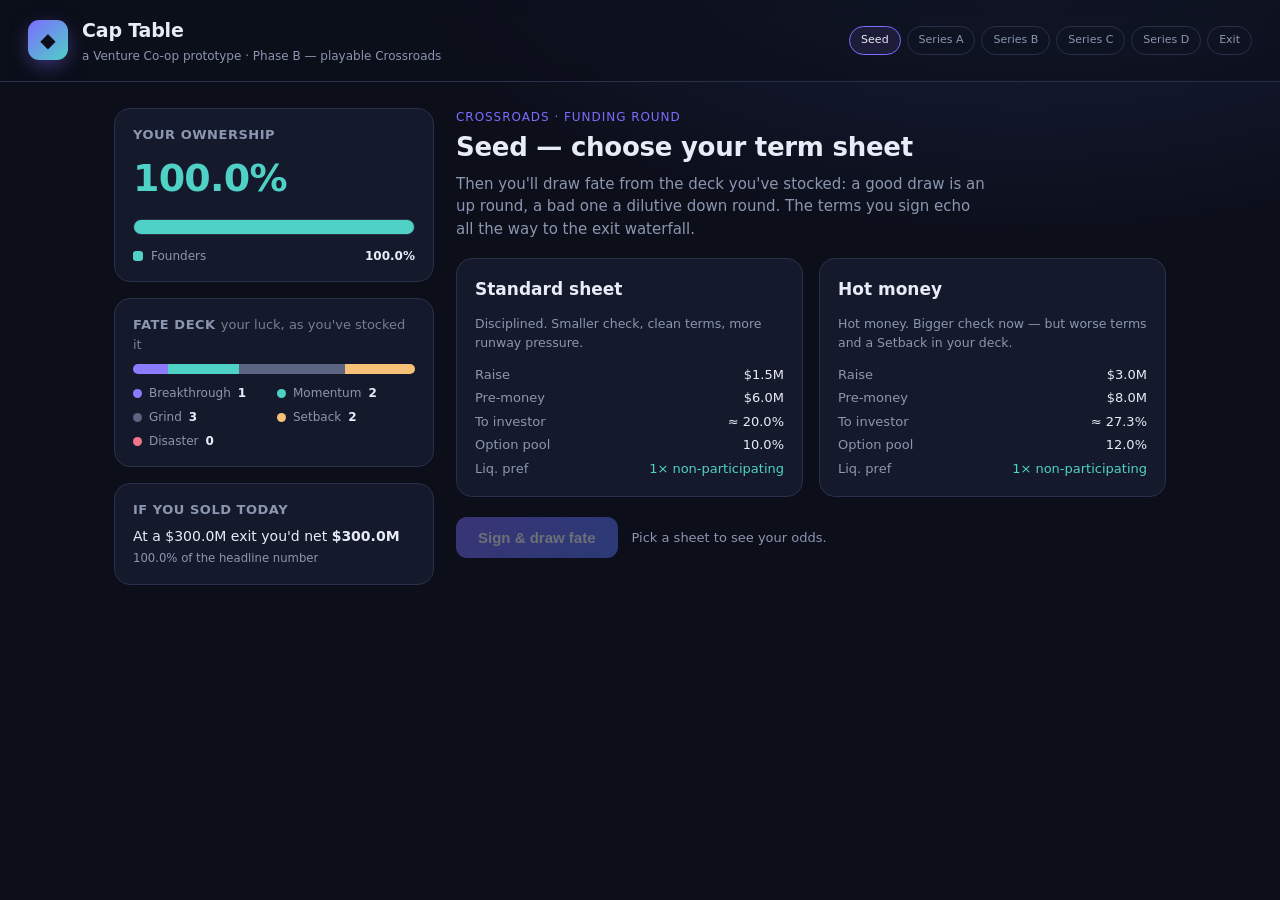
<file: web/index.html>
<!doctype html>
<html lang="en">
  <head>
    <meta charset="utf-8" />
    <meta name="viewport" content="width=device-width, initial-scale=1" />
    <title>Cap Table — a Venture Co-op prototype</title>
    <link rel="stylesheet" href="styles.css" />
  </head>
  <body>
    <header class="topbar">
      <div class="brand">
        <span class="logo">◆</span>
        <div>
          <h1>Cap Table</h1>
          <p class="tag">a Venture Co-op prototype · Phase B — playable Crossroads</p>
        </div>
      </div>
      <ol class="rounds-progress" id="progress"></ol>
    </header>

    <main class="layout">
      <!-- LEFT: persistent dashboard -->
      <aside class="dash">
        <section class="panel ownership">
          <h2>Your ownership</h2>
          <div class="founder-pct" id="founderPct">100.0%</div>
          <div class="stackbar" id="stackbar"></div>
          <ul class="legend" id="legend"></ul>
        </section>

        <section class="panel deck">
          <h2>Fate deck <span class="hint">your luck, as you've stocked it</span></h2>
          <div class="oddsbar" id="oddsbar"></div>
          <ul class="deck-tally" id="deckTally"></ul>
        </section>

        <section class="panel peek">
          <h2>If you sold today</h2>
          <p class="peek-line" id="peekLine">—</p>
        </section>
      </aside>

      <!-- RIGHT: the stage -->
      <section class="stage" id="stage"><!-- rendered by app.js --></section>
    </main>

    <script type="module" src="src/ui/app.js"></script>
  </body>
</html>
</file>
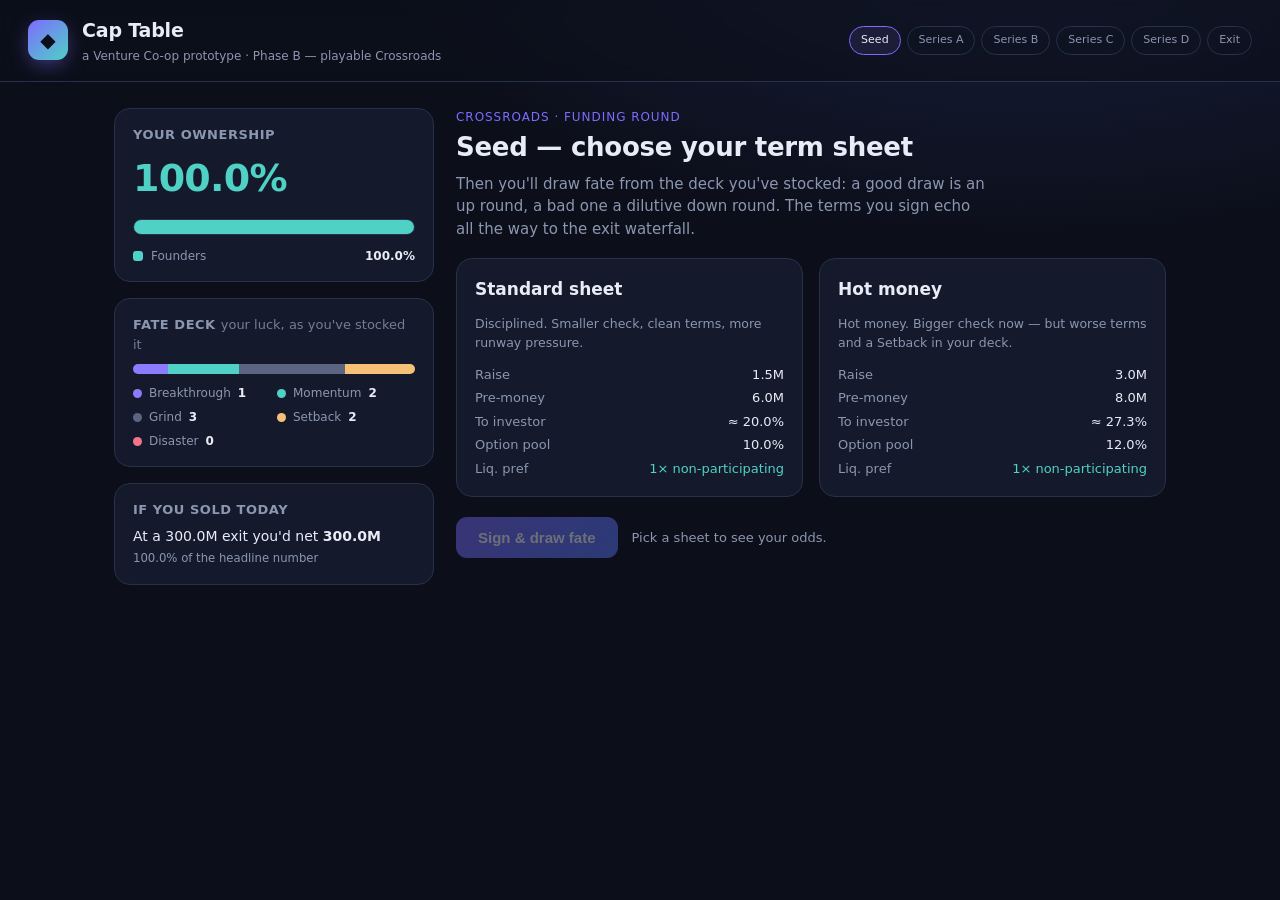
<file: web/standalone.html>
<!doctype html>
<html lang="en">
  <head>
    <meta charset="utf-8" />
    <meta name="viewport" content="width=device-width, initial-scale=1" />
    <title>Cap Table — a Venture Co-op prototype</title>
    <style>
:root {
  --bg: #0c0f1a;
  --panel: #141a2b;
  --panel-2: #1b2236;
  --ink: #e7ecf6;
  --muted: #8b96b0;
  --line: #28304a;
  --founder: #4fd1c5;
  --pool: #5b6480;
  --accent: #7c6cff;
  --good: #4fd1c5;
  --warn: #f6c177;
  --bad: #f2748b;
  --round-colors: #7c6cff, #5aa9e6, #69d2a0, #f6c177, #f2748b;
  font-synthesis: none;
}

* { box-sizing: border-box; }

body {
  margin: 0;
  background: radial-gradient(1200px 600px at 80% -10%, #182040 0%, var(--bg) 55%);
  color: var(--ink);
  font: 15px/1.5 "Inter", system-ui, -apple-system, Segoe UI, Roboto, sans-serif;
  min-height: 100vh;
}

h1, h2 { margin: 0; font-weight: 650; }
h2 { font-size: 13px; letter-spacing: 0.04em; text-transform: uppercase; color: var(--muted); }
.hint { text-transform: none; letter-spacing: 0; font-weight: 400; color: var(--muted); opacity: 0.8; }

/* ── top bar ─────────────────────────────────────────── */
.topbar {
  display: flex; align-items: center; justify-content: space-between;
  gap: 24px; padding: 16px 28px; border-bottom: 1px solid var(--line);
  background: rgba(12, 15, 26, 0.6); backdrop-filter: blur(8px);
  position: sticky; top: 0; z-index: 10;
}
.brand { display: flex; align-items: center; gap: 14px; }
.logo {
  width: 40px; height: 40px; display: grid; place-items: center;
  border-radius: 11px; background: linear-gradient(140deg, var(--accent), #4fd1c5);
  color: #0c0f1a; font-size: 20px; box-shadow: 0 6px 24px -8px var(--accent);
}
.brand h1 { font-size: 19px; letter-spacing: -0.01em; }
.tag { margin: 2px 0 0; font-size: 12px; color: var(--muted); }

.rounds-progress { display: flex; gap: 6px; list-style: none; margin: 0; padding: 0; }
.rounds-progress li {
  font-size: 11px; padding: 5px 11px; border-radius: 999px;
  border: 1px solid var(--line); color: var(--muted); white-space: nowrap;
}
.rounds-progress li.active { color: var(--ink); border-color: var(--accent); background: #1d1d3a; }
.rounds-progress li.done { color: var(--good); border-color: #25503f; background: #112a23; }

/* ── layout ──────────────────────────────────────────── */
.layout {
  display: grid; grid-template-columns: 320px 1fr; gap: 22px;
  max-width: 1100px; margin: 26px auto; padding: 0 24px;
}
@media (max-width: 860px) { .layout { grid-template-columns: 1fr; } }

.panel {
  background: var(--panel); border: 1px solid var(--line);
  border-radius: 16px; padding: 16px 18px; margin-bottom: 16px;
}
.dash { position: sticky; top: 92px; align-self: start; }

/* ── ownership ───────────────────────────────────────── */
.founder-pct {
  font-size: 38px; font-weight: 720; letter-spacing: -0.02em;
  color: var(--founder); margin: 6px 0 12px;
  transition: color 0.4s;
}
.stackbar {
  display: flex; height: 16px; border-radius: 8px; overflow: hidden;
  background: var(--panel-2); border: 1px solid var(--line);
}
.stackbar span { display: block; height: 100%; transition: width 0.6s cubic-bezier(.4,0,.2,1); }
.legend { list-style: none; margin: 12px 0 0; padding: 0; display: grid; gap: 6px; }
.legend li { display: flex; align-items: center; gap: 8px; font-size: 12px; color: var(--muted); }
.legend .dot { width: 10px; height: 10px; border-radius: 3px; flex: none; }
.legend b { color: var(--ink); font-weight: 600; margin-left: auto; }

/* ── fate deck ───────────────────────────────────────── */
.oddsbar { display: flex; height: 10px; border-radius: 6px; overflow: hidden; margin: 10px 0; background: var(--panel-2); }
.oddsbar span { height: 100%; transition: width 0.5s; }
.deck-tally { list-style: none; margin: 0; padding: 0; display: grid; grid-template-columns: 1fr 1fr; gap: 6px; }
.deck-tally li { display: flex; align-items: center; gap: 7px; font-size: 12px; color: var(--muted); }
.deck-tally .chip { width: 9px; height: 9px; border-radius: 50%; }
.deck-tally b { color: var(--ink); }

.band-Breakthrough { background: #8b7bff; }
.band-Momentum { background: var(--good); }
.band-Grind { background: var(--pool); }
.band-Setback { background: var(--warn); }
.band-Disaster { background: var(--bad); }

.peek-line { margin: 6px 0 0; font-size: 14px; color: var(--ink); }
.peek-line small { color: var(--muted); }

/* ── stage ───────────────────────────────────────────── */
.stage { min-height: 380px; }
.crossroads-head { margin-bottom: 14px; }
.crossroads-head .kicker { color: var(--accent); font-size: 12px; letter-spacing: 0.08em; text-transform: uppercase; }
.crossroads-head h2 { font-size: 26px; color: var(--ink); text-transform: none; letter-spacing: -0.01em; margin-top: 2px; }
.crossroads-head p { color: var(--muted); margin: 6px 0 0; max-width: 56ch; }

.sheets { display: grid; grid-template-columns: 1fr 1fr; gap: 16px; margin-top: 18px; }
@media (max-width: 560px) { .sheets { grid-template-columns: 1fr; } }
.sheet {
  background: var(--panel); border: 1px solid var(--line); border-radius: 16px;
  padding: 18px; cursor: pointer; transition: transform .15s, border-color .15s, box-shadow .15s;
}
.sheet:hover { transform: translateY(-3px); border-color: var(--accent); box-shadow: 0 14px 40px -22px var(--accent); }
.sheet.selected { border-color: var(--founder); box-shadow: 0 0 0 1px var(--founder) inset; }
.sheet h3 { margin: 0 0 2px; font-size: 17px; }
.sheet .blurb { color: var(--muted); font-size: 12.5px; margin-bottom: 12px; min-height: 32px; }
.sheet dl { display: grid; grid-template-columns: auto 1fr; gap: 4px 12px; margin: 0; font-size: 13px; }
.sheet dt { color: var(--muted); }
.sheet dd { margin: 0; text-align: right; font-variant-numeric: tabular-nums; }
.sheet .flag-bad { color: var(--bad); }
.sheet .flag-good { color: var(--good); }

.actions { margin-top: 20px; display: flex; flex-wrap: wrap; align-items: center; gap: 14px; }
button.primary {
  background: linear-gradient(135deg, var(--accent), #5a7bff); color: white;
  border: none; padding: 12px 22px; border-radius: 11px; font-size: 15px;
  font-weight: 600; cursor: pointer; transition: filter .15s, transform .1s;
}
button.primary:hover { filter: brightness(1.08); }
button.primary:active { transform: translateY(1px); }
button.primary:disabled { opacity: 0.4; cursor: not-allowed; filter: none; }
button.ghost {
  background: transparent; color: var(--muted); border: 1px solid var(--line);
  padding: 12px 18px; border-radius: 11px; font-size: 14px; cursor: pointer;
}
.odds-note { color: var(--muted); font-size: 13px; }

/* fate reveal */
.reveal { margin-top: 22px; padding: 20px; border-radius: 16px; border: 1px solid var(--line); background: var(--panel-2); }
.reveal.flash { animation: flash 0.6s ease; }
@keyframes flash { 0% { transform: scale(0.96); opacity: 0; } 60% { transform: scale(1.02); } 100% { transform: scale(1); opacity: 1; } }
.reveal .band-name { font-size: 22px; font-weight: 700; }
.reveal .band-desc { color: var(--muted); margin: 4px 0 12px; }
.reveal .delta { font-size: 14px; }
.reveal .delta b { font-variant-numeric: tabular-nums; }

/* exit */
.exit-buttons { display: flex; gap: 12px; flex-wrap: wrap; margin: 16px 0; }
.exit-buttons button {
  flex: 1; min-width: 140px; background: var(--panel); border: 1px solid var(--line);
  color: var(--ink); border-radius: 12px; padding: 14px; cursor: pointer; transition: border-color .15s;
}
.exit-buttons button:hover { border-color: var(--accent); }
/* draining pot */
.pot { margin: 4px 0 14px; }
.pot-label { font-size: 11px; letter-spacing: 0.06em; text-transform: uppercase; color: var(--muted); }
.pot-amount { font-size: 24px; font-weight: 700; font-variant-numeric: tabular-nums; color: var(--ink); margin: 2px 0 8px; transition: color .3s; }
.pot-bar { height: 12px; border-radius: 7px; background: var(--panel-2); overflow: hidden; border: 1px solid var(--line); }
.pot-bar span { display: block; height: 100%; background: linear-gradient(90deg, var(--accent), var(--founder)); transition: width 0.55s cubic-bezier(.4,0,.2,1); }

.waterfall { margin-top: 18px; width: 100%; border-collapse: collapse; font-size: 13.5px; }
.wf-row { transition: opacity .45s ease, transform .45s ease; }
.wf-row.hidden { opacity: 0; transform: translateY(8px); }
.wf-row.founder-row td { font-weight: 600; }

.counterfactual { margin-top: 16px; padding: 16px 18px; border: 1px dashed var(--line); border-radius: 14px; background: #11152a; }
.counterfactual .kicker { color: var(--accent); font-size: 12px; letter-spacing: 0.08em; text-transform: uppercase; }
.counterfactual p { margin: 8px 0 0; color: var(--ink); font-size: 14px; }
.counterfactual .gain { color: var(--good); }
.waterfall th, .waterfall td { text-align: right; padding: 8px 10px; border-bottom: 1px solid var(--line); font-variant-numeric: tabular-nums; }
.waterfall th:first-child, .waterfall td:first-child { text-align: left; }
.waterfall .founder-row { background: #112a23; }
.waterfall .zero { color: var(--bad); }
.lesson { margin-top: 16px; padding: 14px 16px; border-left: 3px solid var(--accent); background: #16182e; border-radius: 0 10px 10px 0; color: var(--ink); font-size: 14px; }
.lesson b { color: var(--founder); }

/* fate band text colors (reveal headline) */
.band-text-Breakthrough { color: #a99bff; }
.band-text-Momentum { color: var(--good); }
.band-text-Grind { color: #aeb6d0; }
.band-text-Setback { color: var(--warn); }
.band-text-Disaster { color: var(--bad); }

</style>
  </head>
  <body>
    <header class="topbar">
      <div class="brand">
        <span class="logo">◆</span>
        <div>
          <h1>Cap Table</h1>
          <p class="tag">a Venture Co-op prototype · Phase B — playable Crossroads</p>
        </div>
      </div>
      <ol class="rounds-progress" id="progress"></ol>
    </header>

    <main class="layout">
      <!-- LEFT: persistent dashboard -->
      <aside class="dash">
        <section class="panel ownership">
          <h2>Your ownership</h2>
          <div class="founder-pct" id="founderPct">100.0%</div>
          <div class="stackbar" id="stackbar"></div>
          <ul class="legend" id="legend"></ul>
        </section>

        <section class="panel deck">
          <h2>Fate deck <span class="hint">your luck, as you've stocked it</span></h2>
          <div class="oddsbar" id="oddsbar"></div>
          <ul class="deck-tally" id="deckTally"></ul>
        </section>

        <section class="panel peek">
          <h2>If you sold today</h2>
          <p class="peek-line" id="peekLine">—</p>
        </section>
      </aside>

      <!-- RIGHT: the stage -->
      <section class="stage" id="stage"><!-- rendered by app.js --></section>
    </main>

    <script>

// ───────── src/engine/format.js ─────────
// Formatting helpers shared across engine + UI.

const fmtMoney = (n) => {
  const m = n / 1e6;
  const s = Math.abs(m).toLocaleString("en-US", {
    minimumFractionDigits: 1,
    maximumFractionDigits: 1,
  });
  return `${n < 0 ? "-" : ""}${s}M`;
};

const fmtPct = (n) => `${(n * 100).toFixed(1)}%`;

const fmtMoic = (n) => `${n.toFixed(1)}x`;


// ───────── src/engine/captable.js ─────────
// Cap table + liquidation-preference waterfall.
// Mirror of sim/economy_sim.py — kept numerically identical (parity-tested).
// PURE: no DOM, no globals.

class CapTable {
  constructor(founderShares = 10_000_000) {
    this.founderShares = founderShares;
    this.poolShares = 0; // unallocated option pool (common)
    this.rounds = []; // [{ name, invested, shares, prefMultiple, participating, seniority }]
  }

  totalShares() {
    return (
      this.founderShares +
      this.poolShares +
      this.rounds.reduce((s, r) => s + r.shares, 0)
    );
  }

  founderPct() {
    return this.founderShares / this.totalShares();
  }

  /**
   * Execute a priced round using the standard PRE-MONEY option-pool method:
   * a pool top-up is created out of the pre-money, diluting founders (and prior
   * investors) but NOT the incoming investor — the "pool shuffle" lesson.
   * Returns the investor's resulting ownership fraction.
   */
  raiseRound({
    name,
    preMoney,
    raiseAmount,
    poolTargetPct = 0,
    prefMultiple = 1,
    participating = false,
  }) {
    const post = preMoney + raiseAmount;
    const existingNonPool =
      this.founderShares + this.rounds.reduce((s, r) => s + r.shares, 0);

    const denom = 1 - poolTargetPct - raiseAmount / post;
    if (denom <= 0) {
      throw new Error("Round terms imply >=100% dilution; infeasible.");
    }
    const T = existingNonPool / denom;

    const investorShares = (raiseAmount / post) * T;
    const totalPoolAfter = poolTargetPct * T;
    const newPool = Math.max(0, totalPoolAfter - this.poolShares);
    const seniority =
      this.rounds.reduce((m, r) => Math.max(m, r.seniority), 0) + 1;

    this.poolShares += newPool;
    this.rounds.push({
      name,
      invested: raiseAmount,
      shares: investorShares,
      prefMultiple,
      participating,
      seniority,
    });
    return investorShares / T;
  }

  clone() {
    const c = new CapTable(this.founderShares);
    c.poolShares = this.poolShares;
    c.rounds = this.rounds.map((r) => ({ ...r }));
    return c;
  }
}

/**
 * Distribute exit proceeds through the liquidation-preference stack.
 * Non-participating preferred takes MAX(preference, as-converted common);
 * participating takes preference first, then shares pro-rata (uncapped in v1).
 * Seniority is stacked (highest paid first). A fixpoint resolves which
 * non-participating prefs convert. Returns { results, perShare }.
 */
function exitWaterfall(cap, exitValue) {
  const rounds = cap.rounds;
  const converted = {};
  rounds.forEach((r) => (converted[r.name] = false));

  let perShare = 0;
  let prefPayout = {};

  for (let iter = 0; iter < 200; iter++) {
    let remaining = exitValue;
    prefPayout = {};
    const bySeniority = [...rounds].sort((a, b) => b.seniority - a.seniority);
    for (const r of bySeniority) {
      const takesPref = r.participating || !converted[r.name];
      if (takesPref) {
        const p = Math.min(remaining, r.prefMultiple * r.invested);
        prefPayout[r.name] = p;
        remaining -= p;
      } else {
        prefPayout[r.name] = 0;
      }
    }

    const partShares = rounds
      .filter((r) => r.participating)
      .reduce((s, r) => s + r.shares, 0);
    const convShares = rounds
      .filter((r) => !r.participating && converted[r.name])
      .reduce((s, r) => s + r.shares, 0);
    const commonBase =
      cap.founderShares + cap.poolShares + partShares + convShares;
    perShare = commonBase > 0 ? remaining / commonBase : 0;

    let changed = false;
    for (const r of rounds) {
      if (r.participating) continue;
      const should = perShare * r.shares > r.prefMultiple * r.invested;
      if (should !== converted[r.name]) {
        converted[r.name] = should;
        changed = true;
      }
    }
    if (!changed) break;
  }

  const results = {};
  for (const r of rounds) {
    let payout = prefPayout[r.name];
    if (r.participating || converted[r.name]) payout += perShare * r.shares;
    results[r.name] = {
      invested: r.invested,
      payout,
      moic: r.invested ? payout / r.invested : 0,
      converted: converted[r.name],
      participating: r.participating,
    };
  }
  results["Option Pool"] = {
    invested: 0,
    payout: perShare * cap.poolShares,
    moic: 0,
  };
  results["Founders"] = {
    invested: 0,
    payout: perShare * cap.founderShares,
    moic: 0,
  };
  return { results, perShare };
}

/** The partner's personal take: carry on the profit of that investment. */
const carry = (payout, invested, carryPct = 0.2) =>
  Math.max(0, payout - invested) * carryPct;


// ───────── src/engine/fate.js ─────────
// The Fate Deck — the core verb. Your choices stock it; Crossroads draw from it.
// PURE: no DOM. (DESIGN.md §12)

// Outcome bands, ranked best → worst.
const BAND_ORDER = [
  "Breakthrough",
  "Momentum",
  "Grind",
  "Setback",
  "Disaster",
];

// How a drawn band bends a round's pre-money valuation (up round vs down round).
const VAL_MULT = {
  Breakthrough: 1.4,
  Momentum: 1.15,
  Grind: 1.0,
  Setback: 0.8,
  Disaster: 0.55,
};

// Short flavor for the UI.
const BAND_LABEL = {
  Breakthrough: "Breakthrough — an up round on great terms",
  Momentum: "Momentum — solid progress, a friendly round",
  Grind: "Grind — you get there, flat-ish terms",
  Setback: "Setback — a soft round, more dilution",
  Disaster: "Disaster — a down round guts your stake",
};

class FateDeck {
  // Default Phase-1 deck: small & volatile (DESIGN.md §12.2).
  constructor(
    cards = [
      "Breakthrough",
      "Momentum",
      "Momentum",
      "Grind",
      "Grind",
      "Grind",
      "Setback",
      "Setback",
    ],
  ) {
    this.cards = [...cards];
  }

  counts() {
    const c = Object.fromEntries(BAND_ORDER.map((b) => [b, 0]));
    for (const x of this.cards) c[x]++;
    return c;
  }

  odds() {
    const c = this.counts();
    const t = this.cards.length || 1;
    return Object.fromEntries(BAND_ORDER.map((b) => [b, c[b] / t]));
  }

  add(band, n = 1) {
    for (let i = 0; i < n; i++) this.cards.push(band);
  }

  // Deck thinning — great teams delete downside (DESIGN.md §12.3).
  remove(band, n = 1) {
    for (let i = 0; i < n; i++) {
      const idx = this.cards.indexOf(band);
      if (idx >= 0) this.cards.splice(idx, 1);
    }
  }

  rank(band) {
    return BAND_ORDER.length - BAND_ORDER.indexOf(band); // higher = better
  }

  /**
   * Draw a band. advantage: +1 = draw two keep the better (you cleared the gate
   * comfortably); -1 = draw two keep the worse (you're "reaching"); 0 = single.
   * rng() returns [0,1).
   */
  draw(rng = Math.random, advantage = 0) {
    const pick = () => this.cards[Math.floor(rng() * this.cards.length)];
    if (advantage === 0) return pick();
    const a = pick();
    const b = pick();
    if (advantage > 0) return this.rank(a) >= this.rank(b) ? a : b;
    return this.rank(a) <= this.rank(b) ? a : b;
  }
}


// ───────── src/engine/scenarios.js ─────────
// Illustrative term data (DESIGN.md §14, mirrors sim/economy_sim.py).
// Each round offers two term sheets at a Crossroads: "standard" (disciplined)
// and "hot" (raise more, worse terms) — embodying "raising more isn't winning".

const STANDARD_PATH = [
  { name: "Seed",     preMoney: 6_000_000,   raiseAmount: 1_500_000,  poolTargetPct: 0.10, prefMultiple: 1.0, participating: false },
  { name: "Series A", preMoney: 30_000_000,  raiseAmount: 10_000_000, poolTargetPct: 0.15, prefMultiple: 1.0, participating: false },
  { name: "Series B", preMoney: 120_000_000, raiseAmount: 30_000_000, poolTargetPct: 0.12, prefMultiple: 1.0, participating: false },
  { name: "Series C", preMoney: 350_000_000, raiseAmount: 60_000_000, poolTargetPct: 0.10, prefMultiple: 1.0, participating: false },
  { name: "Series D", preMoney: 800_000_000, raiseAmount: 120_000_000, poolTargetPct: 0.10, prefMultiple: 1.0, participating: false },
];

const HOT_PATH = [
  { name: "Seed",     preMoney: 8_000_000,   raiseAmount: 3_000_000,  poolTargetPct: 0.12, prefMultiple: 1.0, participating: false },
  { name: "Series A", preMoney: 35_000_000,  raiseAmount: 20_000_000, poolTargetPct: 0.18, prefMultiple: 1.0, participating: false },
  { name: "Series B", preMoney: 130_000_000, raiseAmount: 60_000_000, poolTargetPct: 0.15, prefMultiple: 1.0, participating: false },
  { name: "Series C", preMoney: 360_000_000, raiseAmount: 120_000_000, poolTargetPct: 0.12, prefMultiple: 1.0, participating: true },
  { name: "Series D", preMoney: 820_000_000, raiseAmount: 250_000_000, poolTargetPct: 0.10, prefMultiple: 1.5, participating: true },
];


// ───────── src/game/run.js ─────────
// Run state machine — sequences Crossroads (funding rounds) and resolves each
// with a fate draw that bends the round's valuation. PURE: no DOM, unit-tested.


class Run {
  constructor({ rng = Math.random } = {}) {
    this.rng = rng;
    this.cap = new CapTable();
    this.deck = new FateDeck();
    this.stepIndex = 0;
    this.history = []; // [{ name, choice, band, preMoney, founderPct, participating }]
  }

  done() {
    return this.stepIndex >= STANDARD_PATH.length;
  }

  // The term sheets on the table for the current round.
  currentChoices() {
    const i = this.stepIndex;
    return { standard: STANDARD_PATH[i], hot: HOT_PATH[i] };
  }

  /**
   * Resolve a Crossroads.
   *   choice: "standard" | "hot"
   *   forcedBand: optional, for deterministic tests
   * Chasing "hot" money stocks a Setback and draws with disadvantage —
   * hot terms buy speed at the cost of fragility (DESIGN.md §12.3).
   */
  playRound(choice, forcedBand = null) {
    if (this.done()) throw new Error("Run already complete.");
    const terms = (choice === "hot" ? HOT_PATH : STANDARD_PATH)[this.stepIndex];

    let advantage = 0;
    if (choice === "hot") {
      this.deck.add("Setback", 1);
      advantage = -1;
    } else {
      this.deck.add("Momentum", 1);
    }

    const band = forcedBand ?? this.deck.draw(this.rng, advantage);
    const preMoney = terms.preMoney * VAL_MULT[band];

    this.cap.raiseRound({ ...terms, preMoney });
    this.stepIndex++;

    const record = {
      name: terms.name,
      choice,
      band,
      preMoney,
      participating: terms.participating,
      founderPct: this.cap.founderPct(),
    };
    this.history.push(record);
    return record;
  }

  exit(exitValue) {
    return exitWaterfall(this.cap, exitValue);
  }

  /** Founder's net at a given exit (used for the live "if you sold now" peek). */
  founderNet(exitValue) {
    return exitWaterfall(this.cap, exitValue).results["Founders"].payout;
  }
}

/**
 * The counterfactual ("the road not taken"). Replays the run holding FATE
 * CONSTANT (same band each round) but substituting different term-sheet
 * choices — isolating the cost of decisions from luck (DESIGN.md §8.2, Pillar 3).
 *   chooseFn(record, i) -> "standard" | "hot"
 */
function replayWithChoices(history, chooseFn) {
  const cap = new CapTable();
  history.forEach((h, i) => {
    const choice = chooseFn(h, i);
    const terms = (choice === "hot" ? HOT_PATH : STANDARD_PATH)[i];
    cap.raiseRound({ ...terms, preMoney: terms.preMoney * VAL_MULT[h.band] });
  });
  return cap;
}


// ───────── src/ui/app.js ─────────
// Playable Crossroads (Phase B) + a basic exit reveal (teaser for Phase C).
// Renders from a pure Run state machine; this file only touches the DOM.


const ROUND_COLORS = ["#7c6cff", "#5aa9e6", "#69d2a0", "#f6c177", "#f2748b"];
const ALL_ROUNDS = ["Seed", "Series A", "Series B", "Series C", "Series D"];
const PEEK_EXIT = 300_000_000; // fixed reference: watch your take erode as you raise

const ui = {
  run: new Run(),
  selected: null, // "standard" | "hot"
  phase: "choose", // "choose" | "revealed" | "exit"
  reveal: null, // { record, prevPct }
  exitResult: null, // { exitValue, results }
};

const $ = (id) => document.getElementById(id);

// ── dashboard ──────────────────────────────────────────────────────────────
function renderDash() {
  const cap = ui.run.cap;
  const total = cap.totalShares();

  $("founderPct").textContent = fmtPct(cap.founderPct());

  const segs = [
    { label: "Founders", shares: cap.founderShares, color: "var(--founder)" },
    ...cap.rounds.map((r, i) => ({
      label: r.name,
      shares: r.shares,
      color: ROUND_COLORS[i % ROUND_COLORS.length],
    })),
    { label: "Option pool", shares: cap.poolShares, color: "var(--pool)" },
  ].filter((s) => s.shares > 0);

  $("stackbar").innerHTML = segs
    .map(
      (s) =>
        `<span style="width:${(s.shares / total) * 100}%;background:${s.color}"></span>`,
    )
    .join("");

  $("legend").innerHTML = segs
    .map(
      (s) =>
        `<li><span class="dot" style="background:${s.color}"></span>${s.label}<b>${fmtPct(
          s.shares / total,
        )}</b></li>`,
    )
    .join("");

  // fate deck
  const odds = ui.run.deck.odds();
  const counts = ui.run.deck.counts();
  $("oddsbar").innerHTML = BAND_ORDER.map(
    (b) => `<span class="band-${b}" style="width:${odds[b] * 100}%"></span>`,
  ).join("");
  $("deckTally").innerHTML = BAND_ORDER.map(
    (b) =>
      `<li><span class="chip band-${b}"></span>${b} <b>${counts[b]}</b></li>`,
  ).join("");

  // "if you sold today" peek
  const net = ui.run.founderNet(PEEK_EXIT);
  $("peekLine").innerHTML =
    `At a ${fmtMoney(PEEK_EXIT)} exit you'd net <b>${fmtMoney(net)}</b><br>` +
    `<small>${fmtPct(net / PEEK_EXIT)} of the headline number</small>`;

  // progress rail
  $("progress").innerHTML = [...ALL_ROUNDS, "Exit"]
    .map((name, i) => {
      let cls = "";
      if (i < ui.run.stepIndex) cls = "done";
      else if (i === ui.run.stepIndex && ui.phase !== "exit") cls = "active";
      else if (name === "Exit" && ui.phase === "exit") cls = "active";
      return `<li class="${cls}">${name}</li>`;
    })
    .join("");
}

// ── stage ──────────────────────────────────────────────────────────────────
function sheetCard(kind, terms) {
  const post = terms.preMoney + terms.raiseAmount;
  const toInvestor = terms.raiseAmount / post;
  const prefTxt = `${terms.prefMultiple}× ${terms.participating ? "participating" : "non-participating"}`;
  const prefClass = terms.participating || terms.prefMultiple > 1 ? "flag-bad" : "flag-good";
  const blurb =
    kind === "standard"
      ? "Disciplined. Smaller check, clean terms, more runway pressure."
      : "Hot money. Bigger check now — but worse terms and a Setback in your deck.";
  return `
    <div class="sheet ${ui.selected === kind ? "selected" : ""}" data-kind="${kind}">
      <h3>${kind === "standard" ? "Standard sheet" : "Hot money"}</h3>
      <p class="blurb">${blurb}</p>
      <dl>
        <dt>Raise</dt><dd>${fmtMoney(terms.raiseAmount)}</dd>
        <dt>Pre-money</dt><dd>${fmtMoney(terms.preMoney)}</dd>
        <dt>To investor</dt><dd>≈ ${fmtPct(toInvestor)}</dd>
        <dt>Option pool</dt><dd>${fmtPct(terms.poolTargetPct)}</dd>
        <dt>Liq. pref</dt><dd class="${prefClass}">${prefTxt}</dd>
      </dl>
    </div>`;
}

function renderChoose() {
  const { standard, hot } = ui.run.currentChoices();
  const odds = ui.run.deck.odds();
  const oddsTxt = BAND_ORDER.filter((b) => odds[b] > 0)
    .map((b) => `${fmtPct(odds[b])} ${b}`)
    .join(" · ");

  $("stage").innerHTML = `
    <div class="crossroads-head">
      <div class="kicker">Crossroads · Funding round</div>
      <h2>${standard.name} — choose your term sheet</h2>
      <p>Then you'll draw <em>fate</em> from the deck you've stocked: a good draw is an
         up round, a bad one a dilutive down round. The terms you sign echo all the way
         to the exit waterfall.</p>
    </div>
    <div class="sheets">${sheetCard("standard", standard)}${sheetCard("hot", hot)}</div>
    <div class="actions">
      <button class="primary" id="signBtn" ${ui.selected ? "" : "disabled"}>
        Sign &amp; draw fate
      </button>
      <span class="odds-note">${ui.selected ? `Deck odds: ${oddsTxt}${ui.selected === "hot" ? " — drawn at a disadvantage" : ""}` : "Pick a sheet to see your odds."}</span>
    </div>`;

  $("stage")
    .querySelectorAll(".sheet")
    .forEach((el) =>
      el.addEventListener("click", () => {
        ui.selected = el.dataset.kind;
        renderChoose();
      }),
    );
  const signBtn = $("signBtn");
  if (signBtn) signBtn.addEventListener("click", doSign);
}

function doSign() {
  const prevPct = ui.run.cap.founderPct();
  const record = ui.run.playRound(ui.selected);
  ui.reveal = { record, prevPct };
  ui.phase = "revealed";
  render();
}

function renderRevealed() {
  const { record, prevPct } = ui.reveal;
  const mult = VAL_MULT[record.band];
  $("stage").innerHTML = `
    <div class="crossroads-head">
      <div class="kicker">${record.name} · fate drawn</div>
      <h2>${record.name} closed</h2>
    </div>
    <div class="reveal flash">
      <div class="band-name band-text-${record.band}">${record.band}</div>
      <div class="band-desc">${BAND_LABEL[record.band]}</div>
      <div class="delta">
        Pre-money moved to <b>${fmtMoney(record.preMoney)}</b> (×${mult.toFixed(2)}).<br>
        Your stake: <b>${fmtPct(prevPct)}</b> → <b>${fmtPct(record.founderPct)}</b>
      </div>
    </div>
    <div class="actions">
      <button class="primary" id="nextBtn">
        ${ui.run.done() ? "Head to the exit →" : "Continue →"}
      </button>
    </div>`;
  $("nextBtn").addEventListener("click", () => {
    ui.selected = null;
    ui.reveal = null;
    ui.phase = ui.run.done() ? "exit" : "choose";
    render();
  });
}

function renderExit() {
  if (!ui.exitResult) {
    $("stage").innerHTML = `
      <div class="crossroads-head">
        <div class="kicker">The exit</div>
        <h2>Time to sell. For how much?</h2>
        <p>Same company, three outcomes. Watch how much of the headline number actually
           reaches <em>you</em> once the liquidation-preference stack is paid.</p>
      </div>
      <div class="exit-buttons">
        <button data-exit="180000000"><b>Modest</b><br>$180M exit</button>
        <button data-exit="300000000"><b>Good</b><br>$300M exit</button>
        <button data-exit="900000000"><b>Great</b><br>$900M exit</button>
      </div>`;
    $("stage")
      .querySelectorAll("[data-exit]")
      .forEach((b) =>
        b.addEventListener("click", () => {
          const exitValue = Number(b.dataset.exit);
          ui.exitResult = { exitValue, ...ui.run.exit(exitValue) };
          render();
        }),
      );
    return;
  }

  const { exitValue, results } = ui.exitResult;
  const seed = results["Seed"];

  // Reveal order: senior preferred → junior → option pool → FOUNDERS LAST (the
  // emotional beat). Sum of all payouts == exitValue, so the "remaining" pot
  // drains to ~0 exactly as the founders' slice is revealed.
  const order = [...ui.run.cap.rounds]
    .sort((a, b) => b.seniority - a.seniority)
    .map((r) => r.name);
  order.push("Option Pool", "Founders");

  const rowHtml = (h) => {
    const r = results[h];
    const note =
      h === "Founders" || h === "Option Pool"
        ? ""
        : r.participating ? "participating" : r.converted ? "converted → common" : "took pref";
    const zero = r.payout < 1 ? "zero" : "";
    return `<tr class="wf-row hidden ${h === "Founders" ? "founder-row" : ""}" data-h="${h}">
      <td>${h}</td>
      <td>${r.invested ? fmtMoney(r.invested) : "—"}</td>
      <td class="walks ${zero}">${fmtMoney(r.payout)}</td>
      <td>${r.invested ? fmtMoic(r.moic) : "—"}</td>
      <td style="text-align:left;color:var(--muted)">${note}</td>
    </tr>`;
  };

  $("stage").innerHTML = `
    <div class="crossroads-head">
      <div class="kicker">Exit waterfall · ${fmtMoney(exitValue)}</div>
      <h2>Who got paid</h2>
      <p>Watch the proceeds drain through the preference stack, senior first.
         You're paid <em>last</em>.</p>
    </div>
    <div class="pot">
      <div class="pot-label">Remaining to distribute</div>
      <div class="pot-amount" id="potAmount">${fmtMoney(exitValue)}</div>
      <div class="pot-bar"><span id="potBar" style="width:100%"></span></div>
    </div>
    <table class="waterfall">
      <thead><tr><th>Holder</th><th>Invested</th><th>Walks out</th><th>MOIC</th><th>&nbsp;</th></tr></thead>
      <tbody>${order.map(rowHtml).join("")}</tbody>
    </table>
    <div id="exitFooter"></div>`;

  // staged reveal
  let remaining = exitValue;
  const stage = $("stage");
  order.forEach((h, i) => {
    setTimeout(() => {
      const row = stage.querySelector(`tr[data-h="${h}"]`);
      if (!row) return;
      row.classList.remove("hidden");
      remaining = Math.max(0, remaining - results[h].payout);
      $("potAmount").textContent = fmtMoney(remaining);
      $("potBar").style.width = `${(remaining / exitValue) * 100}%`;
      if (i === order.length - 1) revealExitFooter();
    }, 200 + i * 650);
  });
}

function revealExitFooter() {
  const { exitValue, results } = ui.exitResult;
  const founder = results["Founders"].payout;
  const seed = results["Seed"];

  // counterfactual: same fate, disciplined terms every round
  const tookHot = ui.run.history.some((h) => h.choice === "hot");
  const cfCap = replayWithChoices(ui.run.history, () => "standard");
  const cfNet = exitWaterfall(cfCap, exitValue).results["Founders"].payout;
  const delta = cfNet - founder;

  const lesson =
    founder < 1
      ? `You built a <b>${fmtMoney(exitValue)}</b> company and walked away with <b>$0</b>. The
         ${fmtMoney(ui.run.cap.rounds.reduce((s, r) => s + r.invested, 0))} preference stack was
         paid in full before common stock saw a cent.`
      : `You own ${fmtPct(ui.run.cap.founderPct())} of the company, but netted
         <b>${fmtMoney(founder)}</b> — only ${fmtPct(founder / exitValue)} of the
         ${fmtMoney(exitValue)} headline. The gap is the preference stack and the option pool.`;

  const counterfactual =
    tookHot && delta > 1
      ? `<div class="counterfactual">
           <div class="kicker">The road not taken</div>
           <p>Same fate, but disciplined terms every round: you'd have netted
              <b>${fmtMoney(cfNet)}</b> — <b class="gain">${fmtMoney(delta)} more</b> at this
              very same exit. Chasing hot money cost you that, holding luck constant.</p>
         </div>`
      : `<div class="counterfactual">
           <div class="kicker">The road not taken</div>
           <p>You ran the disciplined line — there was no cheaper path to this outcome given
              your fate. Well played.</p>
         </div>`;

  $("exitFooter").innerHTML = `
    <p class="odds-note" style="margin-top:14px">
      The Seed partner's personal carry on this deal:
      <b>${fmtMoney(carry(seed.payout, seed.invested))}</b>
      (their fund's ${fmtMoic(seed.moic)} return is what carry is paid on).
    </p>
    <div class="lesson">${lesson}</div>
    ${counterfactual}
    <div class="actions">
      <button class="ghost" id="tryAnother">Try another exit</button>
      <button class="primary" id="replay">Run it back</button>
    </div>`;

  $("tryAnother").addEventListener("click", () => {
    ui.exitResult = null;
    render();
  });
  $("replay").addEventListener("click", () => {
    Object.assign(ui, { run: new Run(), selected: null, phase: "choose", reveal: null, exitResult: null });
    render();
  });
}

// ── top-level render ─────────────────────────────────────────────────────────
function render() {
  renderDash();
  if (ui.phase === "choose") renderChoose();
  else if (ui.phase === "revealed") renderRevealed();
  else renderExit();
}

render();

</script>
  </body>
</html>
</file>
<file: web/styles.css>
:root {
  --bg: #0c0f1a;
  --panel: #141a2b;
  --panel-2: #1b2236;
  --ink: #e7ecf6;
  --muted: #8b96b0;
  --line: #28304a;
  --founder: #4fd1c5;
  --pool: #5b6480;
  --accent: #7c6cff;
  --good: #4fd1c5;
  --warn: #f6c177;
  --bad: #f2748b;
  --round-colors: #7c6cff, #5aa9e6, #69d2a0, #f6c177, #f2748b;
  font-synthesis: none;
}

* { box-sizing: border-box; }

body {
  margin: 0;
  background: radial-gradient(1200px 600px at 80% -10%, #182040 0%, var(--bg) 55%);
  color: var(--ink);
  font: 15px/1.5 "Inter", system-ui, -apple-system, Segoe UI, Roboto, sans-serif;
  min-height: 100vh;
}

h1, h2 { margin: 0; font-weight: 650; }
h2 { font-size: 13px; letter-spacing: 0.04em; text-transform: uppercase; color: var(--muted); }
.hint { text-transform: none; letter-spacing: 0; font-weight: 400; color: var(--muted); opacity: 0.8; }

/* ── top bar ─────────────────────────────────────────── */
.topbar {
  display: flex; align-items: center; justify-content: space-between;
  gap: 24px; padding: 16px 28px; border-bottom: 1px solid var(--line);
  background: rgba(12, 15, 26, 0.6); backdrop-filter: blur(8px);
  position: sticky; top: 0; z-index: 10;
}
.brand { display: flex; align-items: center; gap: 14px; }
.logo {
  width: 40px; height: 40px; display: grid; place-items: center;
  border-radius: 11px; background: linear-gradient(140deg, var(--accent), #4fd1c5);
  color: #0c0f1a; font-size: 20px; box-shadow: 0 6px 24px -8px var(--accent);
}
.brand h1 { font-size: 19px; letter-spacing: -0.01em; }
.tag { margin: 2px 0 0; font-size: 12px; color: var(--muted); }

.rounds-progress { display: flex; gap: 6px; list-style: none; margin: 0; padding: 0; }
.rounds-progress li {
  font-size: 11px; padding: 5px 11px; border-radius: 999px;
  border: 1px solid var(--line); color: var(--muted); white-space: nowrap;
}
.rounds-progress li.active { color: var(--ink); border-color: var(--accent); background: #1d1d3a; }
.rounds-progress li.done { color: var(--good); border-color: #25503f; background: #112a23; }

/* ── layout ──────────────────────────────────────────── */
.layout {
  display: grid; grid-template-columns: 320px 1fr; gap: 22px;
  max-width: 1100px; margin: 26px auto; padding: 0 24px;
}
@media (max-width: 860px) { .layout { grid-template-columns: 1fr; } }

.panel {
  background: var(--panel); border: 1px solid var(--line);
  border-radius: 16px; padding: 16px 18px; margin-bottom: 16px;
}
.dash { position: sticky; top: 92px; align-self: start; }

/* ── ownership ───────────────────────────────────────── */
.founder-pct {
  font-size: 38px; font-weight: 720; letter-spacing: -0.02em;
  color: var(--founder); margin: 6px 0 12px;
  transition: color 0.4s;
}
.stackbar {
  display: flex; height: 16px; border-radius: 8px; overflow: hidden;
  background: var(--panel-2); border: 1px solid var(--line);
}
.stackbar span { display: block; height: 100%; transition: width 0.6s cubic-bezier(.4,0,.2,1); }
.legend { list-style: none; margin: 12px 0 0; padding: 0; display: grid; gap: 6px; }
.legend li { display: flex; align-items: center; gap: 8px; font-size: 12px; color: var(--muted); }
.legend .dot { width: 10px; height: 10px; border-radius: 3px; flex: none; }
.legend b { color: var(--ink); font-weight: 600; margin-left: auto; }

/* ── fate deck ───────────────────────────────────────── */
.oddsbar { display: flex; height: 10px; border-radius: 6px; overflow: hidden; margin: 10px 0; background: var(--panel-2); }
.oddsbar span { height: 100%; transition: width 0.5s; }
.deck-tally { list-style: none; margin: 0; padding: 0; display: grid; grid-template-columns: 1fr 1fr; gap: 6px; }
.deck-tally li { display: flex; align-items: center; gap: 7px; font-size: 12px; color: var(--muted); }
.deck-tally .chip { width: 9px; height: 9px; border-radius: 50%; }
.deck-tally b { color: var(--ink); }

.band-Breakthrough { background: #8b7bff; }
.band-Momentum { background: var(--good); }
.band-Grind { background: var(--pool); }
.band-Setback { background: var(--warn); }
.band-Disaster { background: var(--bad); }

.peek-line { margin: 6px 0 0; font-size: 14px; color: var(--ink); }
.peek-line small { color: var(--muted); }

/* ── stage ───────────────────────────────────────────── */
.stage { min-height: 380px; }
.crossroads-head { margin-bottom: 14px; }
.crossroads-head .kicker { color: var(--accent); font-size: 12px; letter-spacing: 0.08em; text-transform: uppercase; }
.crossroads-head h2 { font-size: 26px; color: var(--ink); text-transform: none; letter-spacing: -0.01em; margin-top: 2px; }
.crossroads-head p { color: var(--muted); margin: 6px 0 0; max-width: 56ch; }

.sheets { display: grid; grid-template-columns: 1fr 1fr; gap: 16px; margin-top: 18px; }
@media (max-width: 560px) { .sheets { grid-template-columns: 1fr; } }
.sheet {
  background: var(--panel); border: 1px solid var(--line); border-radius: 16px;
  padding: 18px; cursor: pointer; transition: transform .15s, border-color .15s, box-shadow .15s;
}
.sheet:hover { transform: translateY(-3px); border-color: var(--accent); box-shadow: 0 14px 40px -22px var(--accent); }
.sheet.selected { border-color: var(--founder); box-shadow: 0 0 0 1px var(--founder) inset; }
.sheet h3 { margin: 0 0 2px; font-size: 17px; }
.sheet .blurb { color: var(--muted); font-size: 12.5px; margin-bottom: 12px; min-height: 32px; }
.sheet dl { display: grid; grid-template-columns: auto 1fr; gap: 4px 12px; margin: 0; font-size: 13px; }
.sheet dt { color: var(--muted); }
.sheet dd { margin: 0; text-align: right; font-variant-numeric: tabular-nums; }
.sheet .flag-bad { color: var(--bad); }
.sheet .flag-good { color: var(--good); }

.actions { margin-top: 20px; display: flex; flex-wrap: wrap; align-items: center; gap: 14px; }
button.primary {
  background: linear-gradient(135deg, var(--accent), #5a7bff); color: white;
  border: none; padding: 12px 22px; border-radius: 11px; font-size: 15px;
  font-weight: 600; cursor: pointer; transition: filter .15s, transform .1s;
}
button.primary:hover { filter: brightness(1.08); }
button.primary:active { transform: translateY(1px); }
button.primary:disabled { opacity: 0.4; cursor: not-allowed; filter: none; }
button.ghost {
  background: transparent; color: var(--muted); border: 1px solid var(--line);
  padding: 12px 18px; border-radius: 11px; font-size: 14px; cursor: pointer;
}
.odds-note { color: var(--muted); font-size: 13px; }

/* fate reveal */
.reveal { margin-top: 22px; padding: 20px; border-radius: 16px; border: 1px solid var(--line); background: var(--panel-2); }
.reveal.flash { animation: flash 0.6s ease; }
@keyframes flash { 0% { transform: scale(0.96); opacity: 0; } 60% { transform: scale(1.02); } 100% { transform: scale(1); opacity: 1; } }
.reveal .band-name { font-size: 22px; font-weight: 700; }
.reveal .band-desc { color: var(--muted); margin: 4px 0 12px; }
.reveal .delta { font-size: 14px; }
.reveal .delta b { font-variant-numeric: tabular-nums; }

/* exit */
.exit-buttons { display: flex; gap: 12px; flex-wrap: wrap; margin: 16px 0; }
.exit-buttons button {
  flex: 1; min-width: 140px; background: var(--panel); border: 1px solid var(--line);
  color: var(--ink); border-radius: 12px; padding: 14px; cursor: pointer; transition: border-color .15s;
}
.exit-buttons button:hover { border-color: var(--accent); }
/* draining pot */
.pot { margin: 4px 0 14px; }
.pot-label { font-size: 11px; letter-spacing: 0.06em; text-transform: uppercase; color: var(--muted); }
.pot-amount { font-size: 24px; font-weight: 700; font-variant-numeric: tabular-nums; color: var(--ink); margin: 2px 0 8px; transition: color .3s; }
.pot-bar { height: 12px; border-radius: 7px; background: var(--panel-2); overflow: hidden; border: 1px solid var(--line); }
.pot-bar span { display: block; height: 100%; background: linear-gradient(90deg, var(--accent), var(--founder)); transition: width 0.55s cubic-bezier(.4,0,.2,1); }

.waterfall { margin-top: 18px; width: 100%; border-collapse: collapse; font-size: 13.5px; }
.wf-row { transition: opacity .45s ease, transform .45s ease; }
.wf-row.hidden { opacity: 0; transform: translateY(8px); }
.wf-row.founder-row td { font-weight: 600; }

.counterfactual { margin-top: 16px; padding: 16px 18px; border: 1px dashed var(--line); border-radius: 14px; background: #11152a; }
.counterfactual .kicker { color: var(--accent); font-size: 12px; letter-spacing: 0.08em; text-transform: uppercase; }
.counterfactual p { margin: 8px 0 0; color: var(--ink); font-size: 14px; }
.counterfactual .gain { color: var(--good); }
.waterfall th, .waterfall td { text-align: right; padding: 8px 10px; border-bottom: 1px solid var(--line); font-variant-numeric: tabular-nums; }
.waterfall th:first-child, .waterfall td:first-child { text-align: left; }
.waterfall .founder-row { background: #112a23; }
.waterfall .zero { color: var(--bad); }
.lesson { margin-top: 16px; padding: 14px 16px; border-left: 3px solid var(--accent); background: #16182e; border-radius: 0 10px 10px 0; color: var(--ink); font-size: 14px; }
.lesson b { color: var(--founder); }

/* fate band text colors (reveal headline) */
.band-text-Breakthrough { color: #a99bff; }
.band-text-Momentum { color: var(--good); }
.band-text-Grind { color: #aeb6d0; }
.band-text-Setback { color: var(--warn); }
.band-text-Disaster { color: var(--bad); }
</file>
